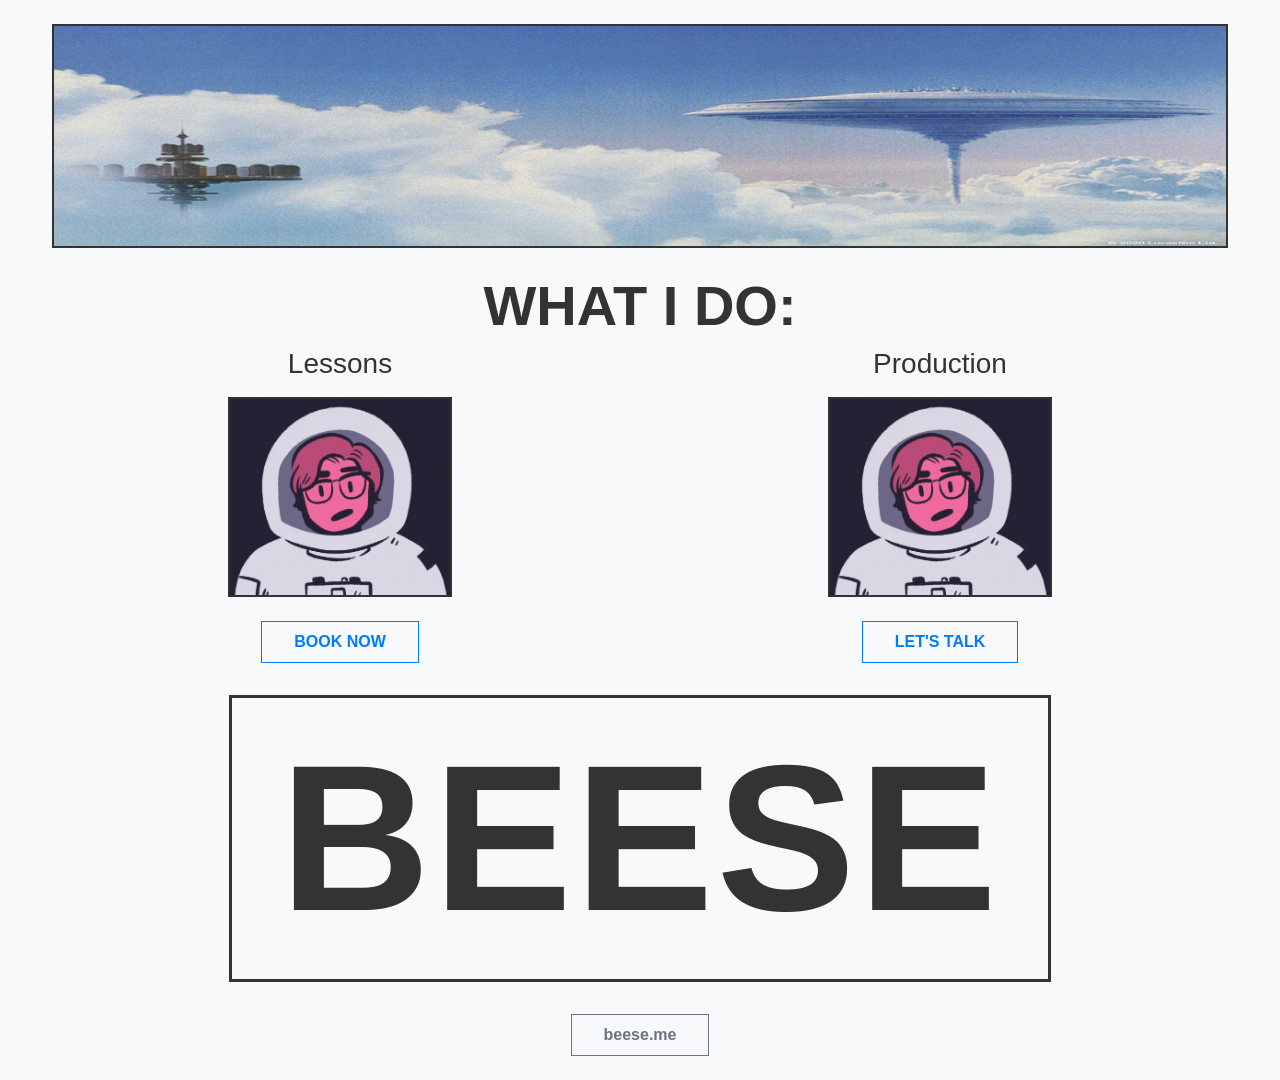
<file: index.html>
<!DOCTYPE html>
<html lang="en">
<head>
    <meta charset="UTF-8">
    <meta name="viewport" content="width=device-width, initial-scale=1.0">
    <title>Beece - Home</title>
    <link href="https://cdn.jsdelivr.net/npm/bootstrap@5.3.0/dist/css/bootstrap.min.css" rel="stylesheet">
    <link rel="stylesheet" href="css/styles.css">
</head>
<body>
    <div class="container mt-4">
        <!-- Top Image -->
        <div class="row">
            <div class="col-12">
                <img src="images/header-image.jpg" alt="Beece" class="img-fluid w-100">
            </div>
        </div>
        
        <!-- What I Do Section -->
        <div class="row">
            <div class="col-12">
                <h2 class="page-title mt-4">WHAT I DO:</h2>
            </div>
        </div>
        
        <!-- Services Section -->
        <div class="row">
            <!-- Lessons Column -->
            <div class="col-6">
                    <!-- Title Row -->
                    <div class="row mb-2">
                        <div class="col-12 text-center">
                            <h3>Lessons</h3>
                        </div>
                    </div>
                    <!-- Image Row -->
                    <div class="row mb-4">
                        <div class="col-12">
                            <img src="images/lessons.jpg" alt="Music Lessons" class="img-fluid service-img">
                        </div>
                    </div>
                    <!-- Button Row -->
                    <div class="row">
                        <div class="col-12 text-center">
                            <a href="pages/lessons.html" class="btn btn-primary">BOOK NOW</a>
                        </div>
                    </div>
            </div>
            
            <!-- Production Column -->
            <div class="col-6">
                <!-- Title Row -->
                <div class="row mb-2">
                    <div class="col-12 text-center">
                        <h3>Production</h3>
                    </div>
                </div>
                <!-- Image Row -->
                <div class="row mb-4">
                    <div class="col-12">
                        <img src="images/production.jpg" alt="Music Production" class="img-fluid service-img">
                    </div>
                </div>
                <!-- Button Row -->
                <div class="row">
                    <div class="col-12 text-center">
                        <a href="pages/production.html" class="btn btn-primary">LET'S TALK</a>
                    </div>
                </div>
            </div>
        </div>
        
        <!-- Beese Logo Section -->
        <div class="row">
            <div class="col-12 text-center">
                <div class="beese-logo">
                    <h1>BEESE</h1>
                </div>
            </div>
        </div>
        
        <!-- Footer Button -->
        <div class="row mb-2">
            <div class="col-12 text-center">
                <p class="btn btn-secondary">beese.me</p>
            </div>
        </div>
    </div>

    <script src="https://cdn.jsdelivr.net/npm/bootstrap@5.3.0/dist/js/bootstrap.bundle.min.js"></script>
</body>
</html>
</file>
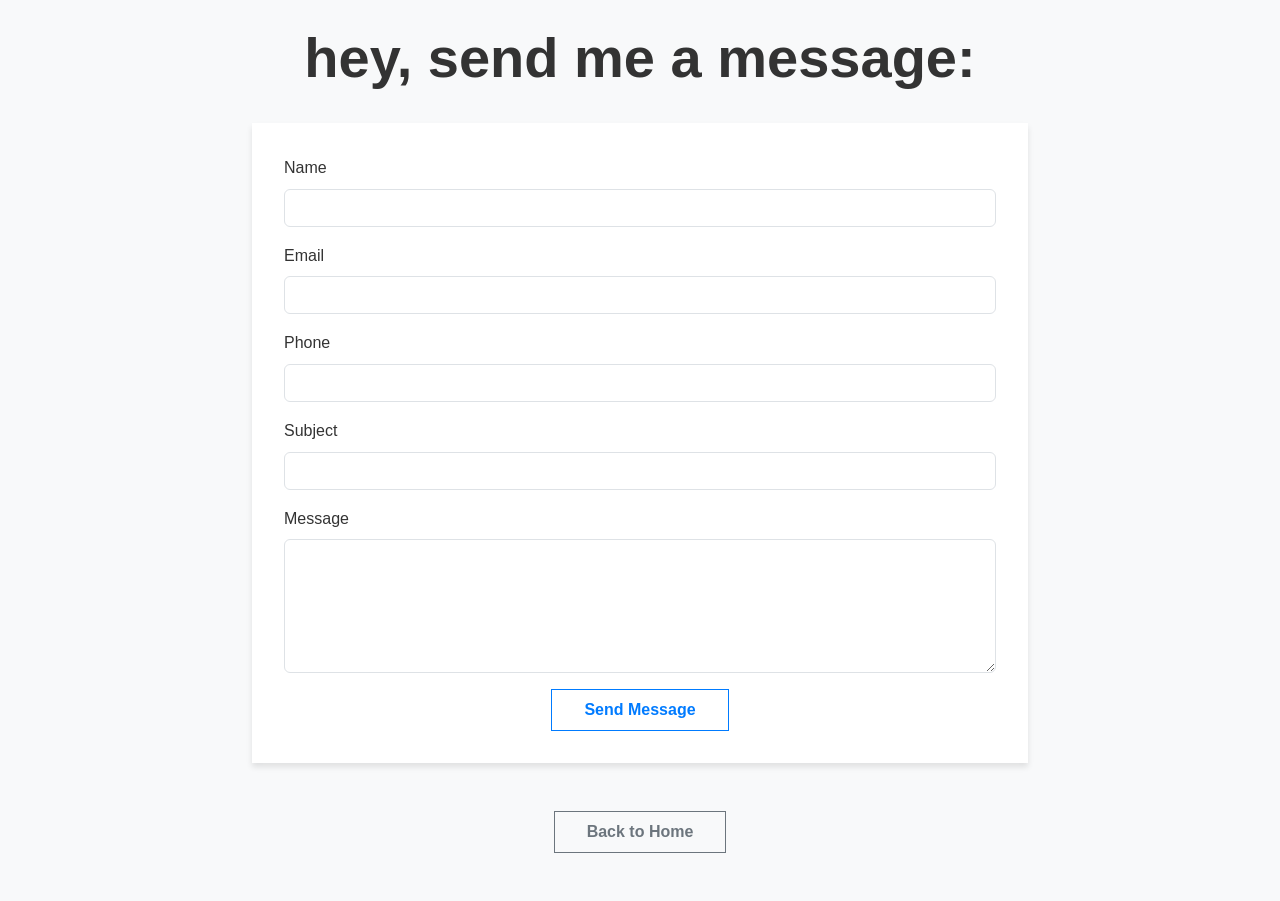
<file: pages/contact.html>
<!DOCTYPE html>
<html lang="en">
<head>
    <meta charset="UTF-8">
    <meta name="viewport" content="width=device-width, initial-scale=1.0">
    <title>Beece - Contact</title>
    <link href="https://cdn.jsdelivr.net/npm/bootstrap@5.3.0/dist/css/bootstrap.min.css" rel="stylesheet">
    <link rel="stylesheet" href="../css/styles.css">
</head>
<body>
    <div class="container mt-4">
        <!-- Title -->
        <div class="row mb-4">
            <div class="col-12 text-center">
                <h1 class="page-title">hey, send me a message:</h1>
            </div>
        </div>
        
        <!-- Contact Form -->
        <div class="row mb-5">
            <div class="col-lg-8 mx-auto">
                <div class="contact-form">
                    <form action="mailto:dakillac@gmail.com" method="post" enctype="text/plain">
                        <div class="mb-3">
                            <label for="name" class="form-label">Name</label>
                            <input type="text" class="form-control" id="name" name="name" required>
                        </div>
                        
                        <div class="mb-3">
                            <label for="email" class="form-label">Email</label>
                            <input type="email" class="form-control" id="email" name="email" required>
                        </div>
                        
                        <div class="mb-3">
                            <label for="phone" class="form-label">Phone</label>
                            <input type="tel" class="form-control" id="phone" name="phone">
                        </div>
                        
                        <div class="mb-3">
                            <label for="subject" class="form-label">Subject</label>
                            <input type="text" class="form-control" id="subject" name="subject" required>
                        </div>
                        
                        <div class="mb-3">
                            <label for="message" class="form-label">Message</label>
                            <textarea class="form-control" id="message" name="message" rows="5" required></textarea>
                        </div>
                        
                        <div class="text-center">
                            <button type="submit" class="btn btn-primary">Send Message</button>
                        </div>
                    </form>
                </div>
            </div>
        </div>
        
        <!-- Home Link -->
        <div class="row mb-5">
            <div class="col-12 text-center">
                <a href="../index.html" class="btn btn-outline-secondary">Back to Home</a>
            </div>
        </div>
    </div>

    <script src="https://cdn.jsdelivr.net/npm/bootstrap@5.3.0/dist/js/bootstrap.bundle.min.js"></script>
</body>
</html>
</file>
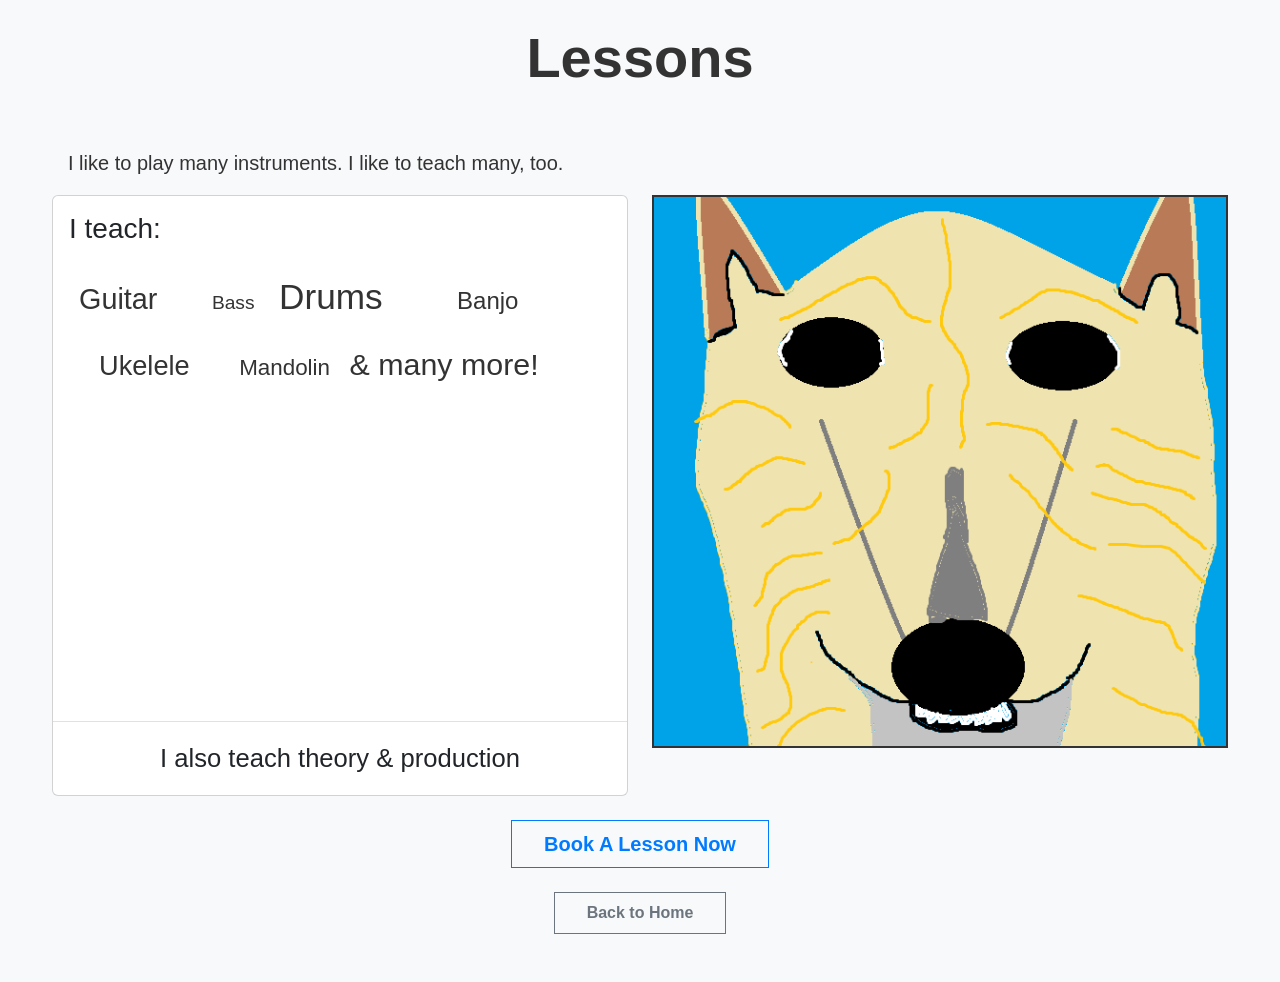
<file: pages/lessons.html>
<!DOCTYPE html>
<html lang="en">
<head>
    <meta charset="UTF-8">
    <meta name="viewport" content="width=device-width, initial-scale=1.0">
    <title>Beece - Lessons</title>
    <link href="https://cdn.jsdelivr.net/npm/bootstrap@5.3.0/dist/css/bootstrap.min.css" rel="stylesheet">
    <link rel="stylesheet" href="../css/styles.css">
</head>
<body>
    <div class="container mt-4">
        <!-- Title -->
        <div class="row mb-4">
            <div class="col-12 text-center">
                <h1 class="page-title">Lessons</h1>
            </div>
        </div>
        
        <!-- Description -->
        <div class="row mb-4">
            <div class="col-12 text-center">
                
            </div>
        </div>
        
        <!-- Two Columns Section -->
        <div class="row mb-5">
            <!-- Instruments List -->
            <div class="col-6 mb-4">
                <p class="lead ms-3">I like to play many instruments. I like to teach many, too.</p>
                <div class="card h-100">
                    <div class="card-body">
                        <h3 class="card-title">I teach:</h3>
                        <div class="instrument-list">
                            <div class="instrument" style="font-size: 1.8rem; margin-left: 10px;">Guitar</div>
                            <div class="instrument" style="font-size: 1.2rem; margin-left: 50px;">Bass</div>
                            <div class="instrument" style="font-size: 2.2rem; margin-left: 20px;">Drums</div>
                            <div class="instrument" style="font-size: 1.5rem; margin-left: 70px;">Banjo</div>
                            <div class="instrument" style="font-size: 1.7rem; margin-left: 30px;">Ukelele</div>
                            <div class="instrument" style="font-size: 1.4rem; margin-left: 45px;">Mandolin</div>
                            <div class="instrument" style="font-size: 1.9rem; margin-left: 15px;">&amp; many more!</div>
                        </div>
                    </div>
                    <div class="mt-auto pt-3 border-top">
                        <p class="text-center lead" style="font-size: 1.6rem;">I also teach theory &amp; production</p>
                    </div>
                </div>
            </div>
            
            <!-- Image -->
            <div class="col-6 mb-4 mt-5">
                <img src="../images/lessons-detail.jpg" alt="Music Lessons" class="img-fluid">
            </div>
        </div>
        
        <!-- Book Button -->
        <div class="row mb-4">
            <div class="col-12 text-center">
                <a href="contact.html" class="btn btn-primary btn-lg">Book A Lesson Now</a>
            </div>
        </div>
        
        <!-- Home Link -->
        <div class="row mb-5">
            <div class="col-12 text-center">
                <a href="../index.html" class="btn btn-outline-secondary">Back to Home</a>
            </div>
        </div>
    </div>

    <script src="https://cdn.jsdelivr.net/npm/bootstrap@5.3.0/dist/js/bootstrap.bundle.min.js"></script>
</body>
</html>
</file>
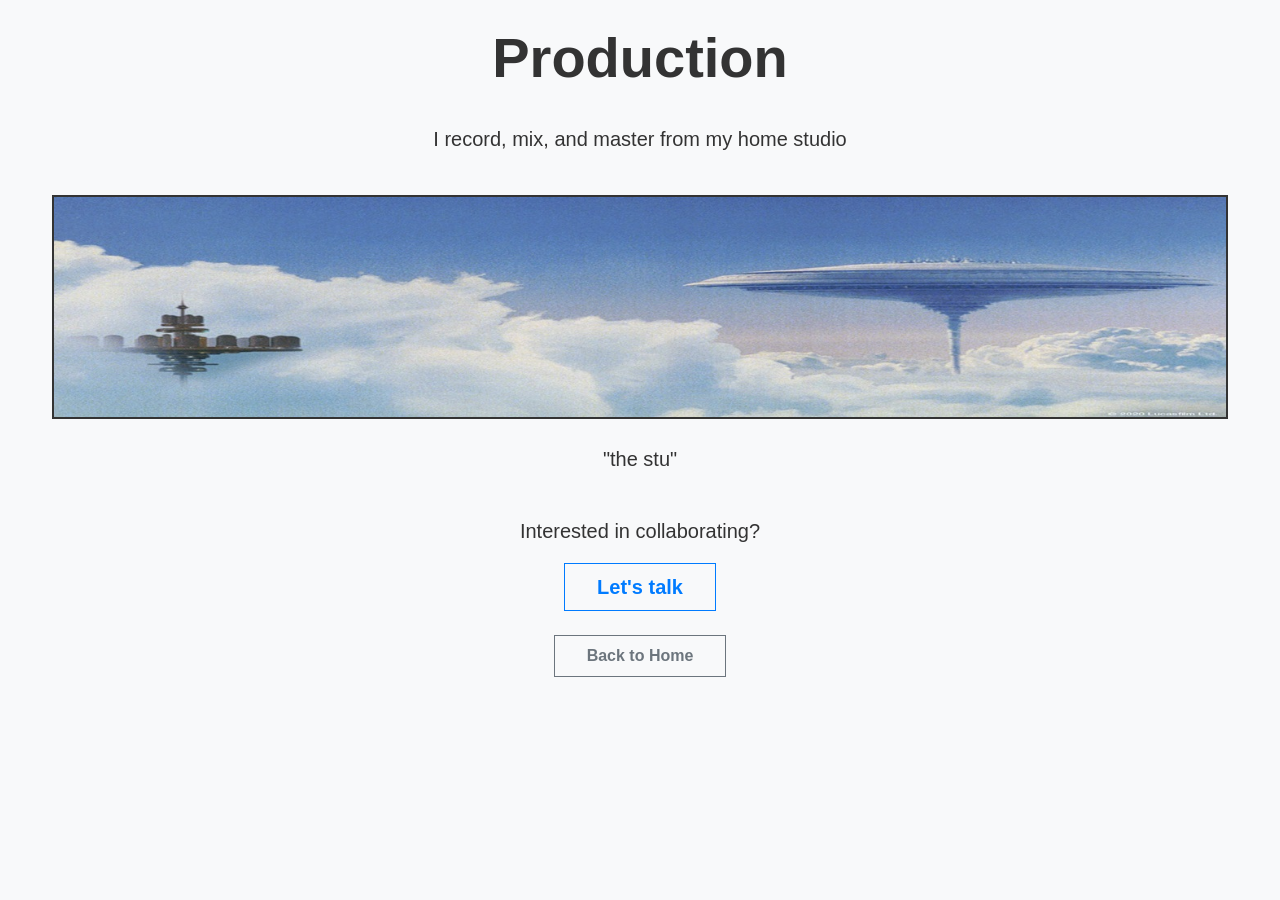
<file: pages/production.html>
<!DOCTYPE html>
<html lang="en">
<head>
    <meta charset="UTF-8">
    <meta name="viewport" content="width=device-width, initial-scale=1.0">
    <title>Beece - Production</title>
    <link href="https://cdn.jsdelivr.net/npm/bootstrap@5.3.0/dist/css/bootstrap.min.css" rel="stylesheet">
    <link rel="stylesheet" href="../css/styles.css">
</head>
<body>
    <div class="container mt-4">
        <!-- Title -->
        <div class="row mb-4">
            <div class="col-12 text-center">
                <h1 class="page-title">Production</h1>
            </div>
        </div>
        
        <!-- Description -->
        <div class="row mb-4">
            <div class="col-12 text-center">
                <p class="lead">I record, mix, and master from my home studio</p>
            </div>
        </div>
        
        <!-- Wide Photo -->
        <div class="row">
            <div class="col-12">
                <img src="../images/header-image.jpg" alt="Production Studio" class="img-fluid w-100">
            </div>
        </div>

        <div class="row my-4">
            <div class="col-12 text-center">
                <p class="lead">"the stu"</p>
            </div>
        </div>
        
        <div class="row">
            <div class="col-12 text-center">
                <p class="lead">Interested in collaborating?</p>
            </div>
        </div>

        <!-- Contact Button -->
        <div class="row mb-4">
            <div class="col-12 text-center">
                <a href="contact.html" class="btn btn-primary btn-lg">Let's talk</a>
            </div>
        </div>
        
        <!-- Home Link -->
        <div class="row mb-5">
            <div class="col-12 text-center">
                <a href="../index.html" class="btn btn-outline-secondary">Back to Home</a>
            </div>
        </div>
    </div>

    <script src="https://cdn.jsdelivr.net/npm/bootstrap@5.3.0/dist/js/bootstrap.bundle.min.js"></script>
</body>
</html>
</file>
<file: css/styles.css>
/* Global Styles */
body {
    font-family: 'Arial', sans-serif;
    line-height: 1.6;
    color: #333;
    background-color: #f8f9fa;
}

.container {
    max-width: 1200px;
    margin: 0 auto;
}

/* Home Page Styles */
.page-title {
    font-size: 3.5rem;
    font-weight: bold;
    color: #333;
    width: 100%;
    text-align: center;
}

.service-box {
    padding: 1.5rem;
    background-color: #fff;
    border-radius: 0;
    box-shadow: 0 4px 6px rgba(0, 0, 0, 0.1);
    height: 100%;
    transition: transform 0.3s ease;
}

.service-box:hover {
    transform: translateY(-5px);
}

.service-img {
    max-height: 200px;
    object-fit: cover;
    border-radius: 0;
    border: 2px solid #333;
    display: block;
    margin: 0 auto;
}

.beese-logo {
    border: 3px solid #333;
    display: inline-block;
    padding: 1rem 3rem;
    margin: 2rem 0;
}

.beese-logo h1 {
    font-size: 13rem;
    font-weight: bold;
    margin: 0;
    letter-spacing: 3px;
}

/* Button Styles */
.btn {
    padding: 0.5rem 2rem;
    border-radius: 0;
    font-weight: bold;
    transition: all 0.3s ease;
}

.btn-primary {
    background-color: transparent;
    border-color: #007bff;
    color: #007bff;
}

.btn-primary:hover {
    background-color: #007bff;
    border-color: #007bff;
    color: white;
}

.btn-secondary {
    background-color: transparent;
    border-color: #6c757d;
    color: #6c757d;
}

.btn-secondary:hover {
    background-color: #6c757d;
    border-color: #6c757d;
    color: white;
}

/* Form Styles */
.contact-form {
    background-color: #fff;
    padding: 2rem;
    border-radius: 0;
    box-shadow: 0 4px 6px rgba(0, 0, 0, 0.1);
}

.btn-outline-secondary {
    background-color: transparent;
    border-color: #6c757d;
    color: #6c757d;
}

.btn-outline-secondary:hover {
    background-color: #6c757d;
    color: white;
}

/* Image Styles */
img {
    border: 2px solid #333;
    display: block;
    margin: 0 auto;
}

/* Instrument List Styles */
.instrument-list {
    padding: 15px 0;
}

.instrument {
    display: inline-block;
    margin-bottom: 15px;
    transition: transform 0.3s ease, color 0.3s ease;
    font-weight: 500;
    color: #333;
}

.instrument:hover {
    transform: scale(1.1);
    color: #007bff;
    cursor: default;
}

/* Responsive Adjustments */
@media (max-width: 768px) {
    .beese-logo h1 {
        font-size: 2.5rem;
    }
    
    .what-i-do {
        font-size: 2.5rem;
    }
    
    .service-img {
        max-height: 150px;
    }
    
    .service-box h3 {
        font-size: 1.2rem;
    }
    
    .btn {
        padding: 0.4rem 1rem;
        font-size: 0.9rem;
    }
}

@media (max-width: 576px) {
    .service-img {
        max-height: 100px;
    }
    
    .service-box h3 {
        font-size: 1rem;
    }
    
    .btn {
        padding: 0.3rem 0.8rem;
        font-size: 0.8rem;
    }
}
</file>
